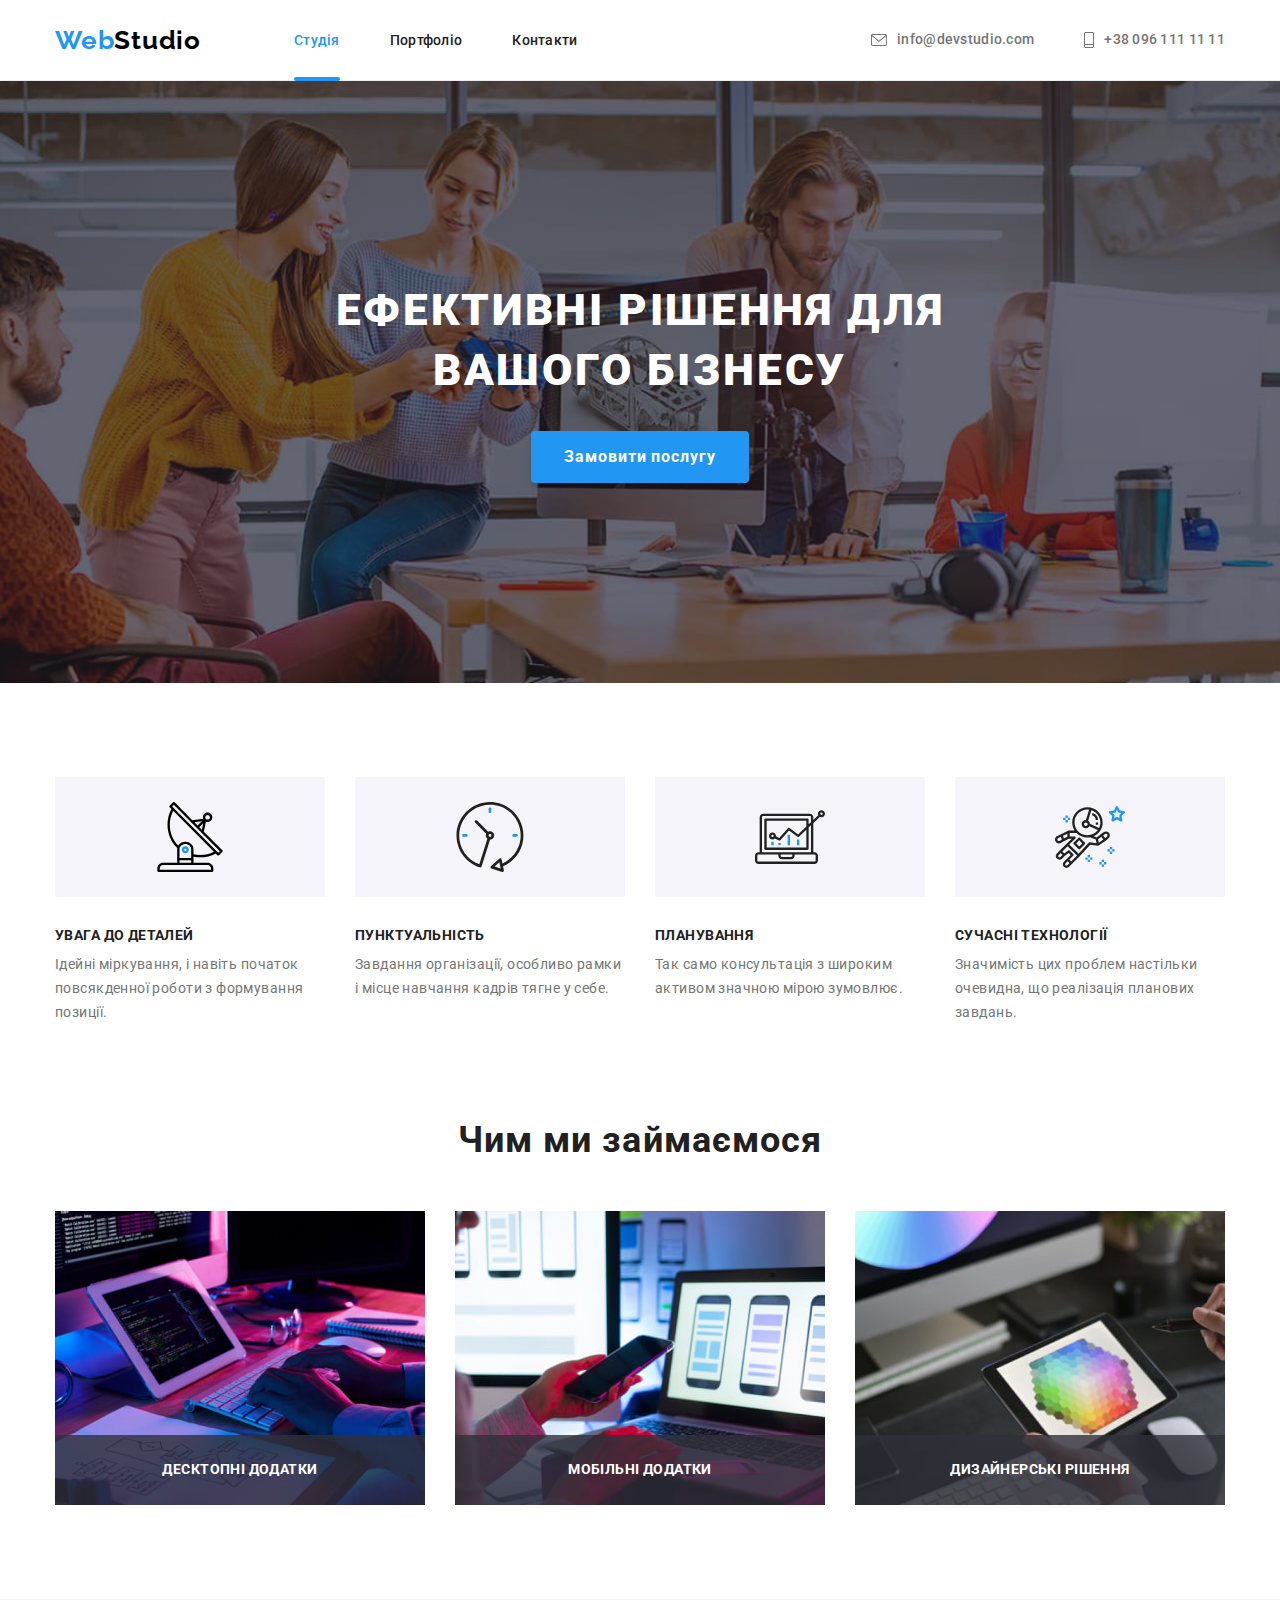
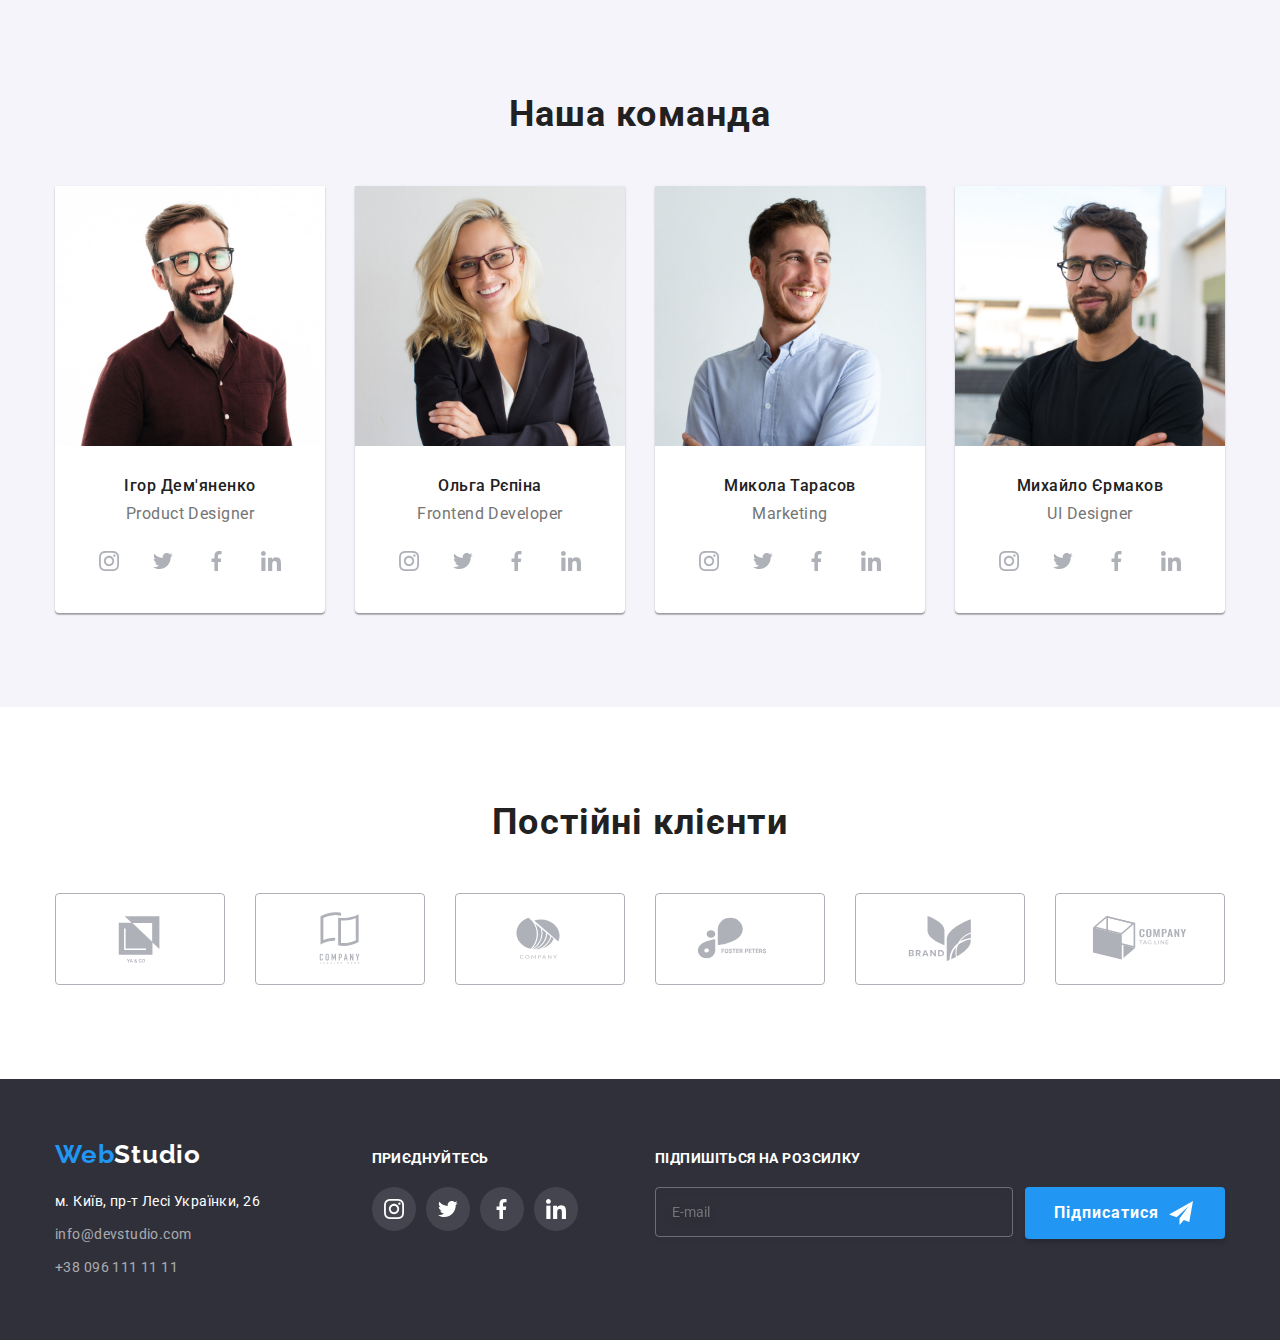
<file: index.html>
<!DOCTYPE html>
<html lang="uk">
  <head>
    <meta charset="UTF-8" />
    <meta http-equiv="X-UA-Compatible" content="IE=edge" />
    <meta name="viewport" content="width=device-width, initial-scale=1.0" />
    <link rel="preconnect" href="https://fonts.googleapis.com" />
    <link rel="preconnect" href="https://fonts.gstatic.com" crossorigin />
    <link
      href="https://fonts.googleapis.com/css2?family=Raleway:wght@700&family=Roboto:wght@400;500;700;900&display=swap"
      rel="stylesheet"
    />
    <link
      rel="stylesheet"
      href="https://cdnjs.cloudflare.com/ajax/libs/modern-normalize/1.1.0/modern-normalize.min.css"
    />
    <link rel="stylesheet" href="./css/main.min.css" />
    <title>Студія</title>
  </head>

  <body>
    <!-- header -->
    <header class="header">
      <div class="container header__container">
        <a href="./index.html" class="logo">Web<span class="logo__studio-text">Studio</span></a>
        <nav class="navigation">
          <ul class="navigation__list">
            <li class="navigation__list-item">
              <a class="navigation__link navigation__link--current" href="./index.html">Студія</a>
            </li>
            <li class="navigation__list-item">
              <a class="navigation__link" href="./portfolio.html">Портфоліо</a>
            </li>
            <li class="navigation__list-item">
              <a class="navigation__link" href="#">Контакти</a>
            </li>
          </ul>
        </nav>
        <ul class="header-contacts">
          <li class="header-contacts__item">
            <a class="header-contacts__link" href="mailto:someone@example.com">
              <svg width="16" height="12" class="header-contacts__icon">
                <use href="./images/icons.svg#icon-envelope"></use>
              </svg>
              info@devstudio.com
            </a>
          </li>
          <li class="header-contacts__item">
            <a class="header-contacts__link" href="tel:+380961111111">
              <svg width="10" height="16" class="header-contacts__icon">
                <use href="./images/icons.svg#icon-telephone"></use>
              </svg>
              +38 096 111 11 11
            </a>
          </li>
        </ul>
      </div>
    </header>
    <!-- main -->
    <main>
      <!-- hero -->
      <section class="hero section">
        <div class="container">
          <h1 class="hero__title">Ефективні рішення для вашого бізнесу</h1>
          <button type="button" class="hero__btn" data-modal-open>Замовити послугу</button>
        </div>
      </section>
      <!-- advantages -->
      <section class="advantages section">
        <div class="container">
          <h2 class="advantages__title advantages__title--hidden">Переваги</h2>
          <ul class="advantages__list">
            <li class="advantages__list-item">
              <div class="advantages__box-icon">
                <svg class="advantages__icon">
                  <use href="./images/icons.svg#icon-antenna"></use>
                </svg>
              </div>
              <h3 class="advantages__title">Увага до деталей</h3>
              <p class="advantages__text">
                Ідейні міркування, і навіть початок повсякденної роботи з формування позиції.
              </p>
            </li>
            <li class="advantages__list-item">
              <div class="advantages__box-icon">
                <svg class="advantages__icon">
                  <use href="./images/icons.svg#icon-clock"></use>
                </svg>
              </div>
              <h3 class="advantages__title">Пунктуальність</h3>
              <p class="advantages__text">
                Завдання організації, особливо рамки і місце навчання кадрів тягне у себе.
              </p>
            </li>
            <li class="advantages__list-item">
              <div class="advantages__box-icon">
                <svg class="advantages__icon">
                  <use href="./images/icons.svg#icon-diagram"></use>
                </svg>
              </div>
              <h3 class="advantages__title">Планування</h3>
              <p class="advantages__text">
                Так само консультація з широким активом значною мірою зумовлює.
              </p>
            </li>
            <li class="advantages__list-item">
              <div class="advantages__box-icon">
                <svg class="advantages__icon">
                  <use href="./images/icons.svg#icon-astronaut"></use>
                </svg>
              </div>
              <h3 class="advantages__title">Сучасні технології</h3>
              <p class="advantages__text">
                Значимість цих проблем настільки очевидна, що реалізація планових завдань.
              </p>
            </li>
          </ul>
        </div>
      </section>
      <!-- solutions -->
      <section class="solutions section">
        <div class="container">
          <h2 class="section__title">Чим ми займаємося</h2>
          <ul class="solutions__list">
            <li class="solutions__list-item">
              <img
                class="solutions__list-img"
                src="./images/studio/img1.jpg"
                alt="Розробник працює на робочому місці"
                width="370"
              />
              <div class="solutions__card-item">
                <p class="solutions__card-text">Десктопні додатки</p>
              </div>
            </li>
            <li class="solutions__list-item">
              <img
                class="solutions__list-img"
                src="./images/studio/img2.jpg"
                alt="Розробка додатків графічним дизайнером"
                width="370"
              />
              <div class="solutions__card-item">
                <p class="solutions__card-text">Мобільні додатки</p>
              </div>
            </li>
            <li class="solutions__list-item">
              <img
                class="solutions__list-img"
                src="./images/studio/img3.jpg"
                alt="Веб-дизайнер вибирає кольори на планшеті"
                width="370"
              />
              <div class="solutions__card-item">
                <p class="solutions__card-text">Дизайнерські рішення</p>
              </div>
            </li>
          </ul>
        </div>
      </section>
      <!-- team -->
      <section class="team section">
        <div class="container">
          <h2 class="section__title">Наша команда</h2>
          <ul class="team__list">
            <li class="team__list-item">
              <img
                class="team__list-img"
                src="./images/studio/ihor_demynenko.jpg"
                alt="Фото Ігора Дем'яненка"
                width="270"
                height="260"
              />
              <div class="team__content">
                <h3 class="team__list-title">Ігор Дем'яненко</h3>
                <p lang="en" class="team__list-text" lang="en">Product Designer</p>

                <ul class="team__icons-list">
                  <li class="team__icons-item">
                    <a
                      href="https://instagram.com"
                      target="_blank"
                      rel="noreferrer noopener nofollow"
                      class="team__icons-link"
                    >
                      <svg width="20" height="20" class="team__icon">
                        <use href="./images/icons.svg#icon-instagram"></use>
                      </svg>
                    </a>
                  </li>
                  <li class="team__icons-item">
                    <a
                      href="https://twitter.com"
                      target="_blank"
                      rel="noreferrer noopener nofollow"
                      class="team__icons-link"
                    >
                      <svg width="20" height="20" class="team__icon">
                        <use href="./images/icons.svg#icon-twitter"></use>
                      </svg>
                    </a>
                  </li>
                  <li class="team__icons-item">
                    <a
                      href="https://facebook.com"
                      target="_blank"
                      rel="noreferrer noopener nofollow"
                      class="team__icons-link"
                    >
                      <svg width="20" height="20" class="team__icon">
                        <use href="./images/icons.svg#icon-facebook"></use>
                      </svg>
                    </a>
                  </li>
                  <li class="team__icons-item">
                    <a
                      href="https://linkedin.com"
                      target="_blank"
                      rel="noreferrer noopener nofollow"
                      class="team__icons-link"
                    >
                      <svg width="20" height="20" class="team__icon">
                        <use href="./images/icons.svg#icon-linkedin"></use>
                      </svg>
                    </a>
                  </li>
                </ul>
              </div>
            </li>
            <li class="team__list-item">
              <img
                class="team__list-img"
                src="./images/studio/olha_riepyna.jpg"
                alt="Фото Ольгі Репіної"
                width="270"
                height="260"
              />
              <div class="team__content">
                <h3 class="team__list-title">Ольга Рєпіна</h3>
                <p lang="en" class="team__list-text" lang="en">Frontend Developer</p>

                <ul class="team__icons-list">
                  <li class="team__icons-item">
                    <a
                      href="https://instagram.com"
                      target="_blank"
                      rel="noreferrer noopener nofollow"
                      class="team__icons-link"
                    >
                      <svg width="20" height="20" class="team__icon">
                        <use href="./images/icons.svg#icon-instagram"></use>
                      </svg>
                    </a>
                  </li>
                  <li class="team__icons-item">
                    <a
                      href="https://twitter.com"
                      target="_blank"
                      rel="noreferrer noopener nofollow"
                      class="team__icons-link"
                    >
                      <svg width="20" height="20" class="team__icon">
                        <use href="./images/icons.svg#icon-twitter"></use>
                      </svg>
                    </a>
                  </li>
                  <li class="team__icons-item">
                    <a
                      href="https://facebook.com"
                      target="_blank"
                      rel="noreferrer noopener nofollow"
                      class="team__icons-link"
                    >
                      <svg width="20" height="20" class="team__icon">
                        <use href="./images/icons.svg#icon-facebook"></use>
                      </svg>
                    </a>
                  </li>
                  <li class="team__icons-item">
                    <a
                      href="https://linkedin.com"
                      target="_blank"
                      rel="noreferrer noopener nofollow"
                      class="team__icons-link"
                    >
                      <svg width="20" height="20" class="team__icon">
                        <use href="./images/icons.svg#icon-linkedin"></use>
                      </svg>
                    </a>
                  </li>
                </ul>
              </div>
            </li>
            <li class="team__list-item">
              <img
                class="team__list-img"
                src="./images/studio/mykola_tarasov.jpg"
                alt="Фото Михайла Тарасова"
                width="270"
                height="260"
              />
              <div class="team__content">
                <h3 class="team__list-title">Микола Тарасов</h3>
                <p lang="en" class="team__list-text" lang="en">Marketing</p>

                <ul class="team__icons-list list">
                  <li class="team__icons-item">
                    <a
                      href="https://instagram.com"
                      target="_blank"
                      rel="noreferrer noopener nofollow"
                      class="team__icons-link"
                    >
                      <svg width="20" height="20" class="team__icon">
                        <use href="./images/icons.svg#icon-instagram"></use>
                      </svg>
                    </a>
                  </li>
                  <li class="team__icons-item">
                    <a
                      href="https://twitter.com"
                      target="_blank"
                      rel="noreferrer noopener nofollow"
                      class="team__icons-link"
                    >
                      <svg width="20" height="20" class="team__icon">
                        <use href="./images/icons.svg#icon-twitter"></use>
                      </svg>
                    </a>
                  </li>
                  <li class="team__icons-item">
                    <a
                      href="https://facebook.com"
                      target="_blank"
                      rel="noreferrer noopener nofollow"
                      class="team__icons-link"
                    >
                      <svg width="20" height="20" class="team__icon">
                        <use href="./images/icons.svg#icon-facebook"></use>
                      </svg>
                    </a>
                  </li>
                  <li class="team__icons-item">
                    <a
                      href="https://linkedin.com"
                      target="_blank"
                      rel="noreferrer noopener nofollow"
                      class="team__icons-link"
                    >
                      <svg width="20" height="20" class="team__icon">
                        <use href="./images/icons.svg#icon-linkedin"></use>
                      </svg>
                    </a>
                  </li>
                </ul>
              </div>
            </li>
            <li class="team__list-item">
              <img
                class="team__list-img"
                src="./images/studio/mykhailo_iermakov.jpg"
                alt="Фото Михайло Єрмакова"
                width="270"
                height="260"
              />
              <div class="team__content">
                <h3 class="team__list-title">Михайло Єрмаков</h3>
                <p lang="en" class="team__list-text" lang="en">UI Designer</p>

                <ul class="team__icons-list list">
                  <li class="team__icons-item">
                    <a
                      href="https://instagram.com"
                      target="_blank"
                      rel="noreferrer noopener nofollow"
                      class="team__icons-link"
                    >
                      <svg width="20" height="20" class="team__icon">
                        <use href="./images/icons.svg#icon-instagram"></use>
                      </svg>
                    </a>
                  </li>
                  <li class="team__icons-item">
                    <a
                      href="https://twitter.com"
                      target="_blank"
                      rel="noreferrer noopener nofollow"
                      class="team__icons-link"
                    >
                      <svg width="20" height="20" class="team__icon">
                        <use href="./images/icons.svg#icon-twitter"></use>
                      </svg>
                    </a>
                  </li>
                  <li class="team__icons-item">
                    <a
                      href="https://facebook.com"
                      target="_blank"
                      rel="noreferrer noopener nofollow"
                      class="team__icons-link"
                    >
                      <svg width="20" height="20" class="team__icon">
                        <use href="./images/icons.svg#icon-facebook"></use>
                      </svg>
                    </a>
                  </li>
                  <li class="team__icons-item">
                    <a
                      href="https://linkedin.com"
                      target="_blank"
                      rel="noreferrer noopener nofollow"
                      class="team__icons-link"
                    >
                      <svg width="20" height="20" class="team__icon">
                        <use href="./images/icons.svg#icon-linkedin"></use>
                      </svg>
                    </a>
                  </li>
                </ul>
              </div>
            </li>
          </ul>
        </div>
      </section>
      <section class="clients section">
        <div class="container">
          <h2 class="section__title">Постійні клієнти</h2>
          <ul class="clients-list">
            <li class="clients-list__item">
              <a href="#" class="clients-list__link">
                <svg width="106" height="60" class="clients-list__icon">
                  <use href="./images/icons.svg#icon-logo1"></use>
                </svg>
              </a>
            </li>
            <li class="clients-list__item">
              <a href="#" class="clients-list__link">
                <svg width="106" height="60" class="clients-list__icon">
                  <use href="./images/icons.svg#icon-logo2"></use>
                </svg>
              </a>
            </li>
            <li class="clients-list__item">
              <a href="#" class="clients-list__link">
                <svg width="106" height="60" class="clients-list__icon">
                  <use href="./images/icons.svg#icon-logo3"></use>
                </svg>
              </a>
            </li>
            <li class="clients-list__item">
              <a href="#" class="clients-list__link">
                <svg width="106" height="60" class="clients-list__icon">
                  <use href="./images/icons.svg#icon-logo4"></use>
                </svg>
              </a>
            </li>
            <li class="clients-list__item">
              <a href="#" class="clients-list__link">
                <svg width="106" height="60" class="clients-list__icon">
                  <use href="./images/icons.svg#icon-logo5"></use>
                </svg>
              </a>
            </li>
            <li class="clients-list__item list">
              <a href="#" class="clients-list__link">
                <svg width="106" height="60" class="clients-list__icon">
                  <use href="./images/icons.svg#icon-logo6"></use>
                </svg>
              </a>
            </li>
          </ul>
        </div>
      </section>
    </main>
    <!-- footer -->
    <footer class="footer">
      <div class="footer__container container">
        <div class="footer__address-box">
          <a class="logo footer__logo" href="./index.html"
            >Web<span class="logo__studio-text logo__studio-text--light">Studio</span></a
          >
          <address class="address footer__address">
            <ul class="address-list">
              <li class="address-list__item">
                <a
                  class="address-list__link address-list__link--white"
                  href="https://www.google.com.ua/maps/place/%D0%B1%D1%83%D0%BB.+%D0%9B%D0%B5%D1%81%D0%B8+%D0%A3%D0%BA%D1%80%D0%B0%D0%B8%D0%BD%D0%BA%D0%B8,+26,+%D0%9A%D0%B8%D0%B5%D0%B2,+02000/@50.4265841,30.5361971,17z/data=!3m1!4b1!4m6!3m5!1s0x40d4cf0e033ecbe9:0x57a4dffefec77da0!8m2!3d50.4265807!4d30.5383858!16s%2Fg%2F1tctq5jv?hl=ru"
                  target="_blank"
                  rel="noreferrer nofollow noopener"
                  >м. Київ, пр-т Лесі Українки, 26</a
                >
              </li>
              <li class="address-list__item">
                <a
                  class="address-list__link address-list__link--hoverable"
                  href="mailto:info@devstudio.com"
                  >info@devstudio.com</a
                >
              </li>
              <li class="address-list__item">
                <a class="address-list__link address-list__link--hoverable" href="tel:+380961111111"
                  >+38 096 111 11 11</a
                >
              </li>
            </ul>
          </address>
        </div>
        <div class="connect">
          <h3 class="connect__title">Приєднуйтесь</h3>
          <div class="connect__container">
            <ul class="connect__list">
              <li class="connect__list-item">
                <a
                  href="https://instagram.com"
                  target="_blank"
                  rel="noreferrer noopener nofollow"
                  class="connect__list-link"
                >
                  <svg width="20" height="20" class="connect__list-icon">
                    <use href="./images/icons.svg#icon-instagram"></use>
                  </svg>
                </a>
              </li>
              <li class="connect__list-item">
                <a
                  href="https://twitter.com"
                  target="_blank"
                  rel="noreferrer noopener nofollow"
                  class="connect__list-link"
                >
                  <svg width="20" height="20" class="connect__list-icon">
                    <use href="./images/icons.svg#icon-twitter"></use>
                  </svg>
                </a>
              </li>
              <li class="connect__list-item">
                <a
                  href="https://facebook.com"
                  target="_blank"
                  rel="noreferrer noopener nofollow"
                  class="connect__list-link"
                >
                  <svg width="20" height="20" class="connect__list-icon">
                    <use href="./images/icons.svg#icon-facebook"></use>
                  </svg>
                </a>
              </li>
              <li class="connect__list-item">
                <a
                  href="https://linkedin.com"
                  target="_blank"
                  rel="noreferrer noopener nofollow"
                  class="connect__list-link"
                >
                  <svg width="20" height="20" class="connect__list-icon">
                    <use href="./images/icons.svg#icon-linkedin"></use>
                  </svg>
                </a>
              </li>
            </ul>
          </div>
        </div>
        <div class="footer__newsletter">
          <h3 class="connect__title">Підпишіться на розсилку</h3>
          <form class="footer__form">
            <div class="footer__form-container">
              <label class="footer__form-label" for="email"></label>
              <input
                class="footer__form-input"
                type="email"
                name="email"
                id="email"
                required="required"
                placeholder="E-mail"
              />
              <button class="footer__submit-btn" type="submit">
                Підписатися
                <svg width="24" height="24" class="footer__submit-btn-icon">
                  <use href="./images/icons.svg#icon-send"></use>
                </svg>
              </button>
            </div>
          </form>
        </div>
      </div>
    </footer>
    <div class="backdrop backdrop--is-hidden" data-modal>
      <div class="modal">
        <button type="button" class="modal__btn-close" data-modal-close="">
          <svg class="modal__close-icon" width="11" height="11">
            <use href="./images/icons.svg#icon-close-cross"></use>
          </svg>
        </button>
        <h3 class="modal__title">Залиште свої дані, ми вам передзвонимо</h3>
        <form name="form" autocomplete="on">
          <div class="form__container">
            <div class="form__field">
              <label class="form__label" for="name">Ім'я</label>
              <input class="form__input" type="text" name="name" id="name" required="required" />
              <svg class="form__icon" width="12" height="12">
                <use href="./images/icons.svg#icon-name"></use>
              </svg>
            </div>
            <div class="form__field">
              <label class="form__label" for="tel">Телефон</label>
              <input class="form__input" type="tel" name="tel" id="tel" required="required" />
              <svg class="form__icon" width="13" height="13">
                <use href="./images/icons.svg#icon-call"></use>
              </svg>
            </div>
            <div class="form__field">
              <label class="form__label" for="email">Пошта</label>
              <input class="form__input" type="email" name="email" id="email" required="required" />
              <svg class="form__icon" width="15" height="12">
                <use href="./images/icons.svg#icon-envelope-form"></use>
              </svg>
            </div>
            <div class="form__field">
              <label class="form__label">Коментар</label>
              <textarea
                class="form__textarea"
                name="comment"
                id="comment"
                placeholder="Введіть текст"
              ></textarea>
            </div>
          </div>
          <div class="form__agreement">
            <label class="form__agreement-label">
              <input class="form__agreement-input" type="checkbox" name="agree" />
              <span class="form__agreement-icon">
                <svg class="form__agreement-checkbox" width="15" height="15">
                  <use href="./images/icons.svg#icon-check"></use>
                </svg>
              </span>
              <span class="form__agreement-chekbox"> Погоджуюся з розсилкою та приймаю </span>
              <a class="form__agreement-link" href="#">Умови договору</a>
            </label>
          </div>
          <button class="form__agreement-btn" type="submit">Відправити</button>
        </form>
      </div>
    </div>
    <script src="./js/modal.js"></script>
  </body>
</html>
</file>
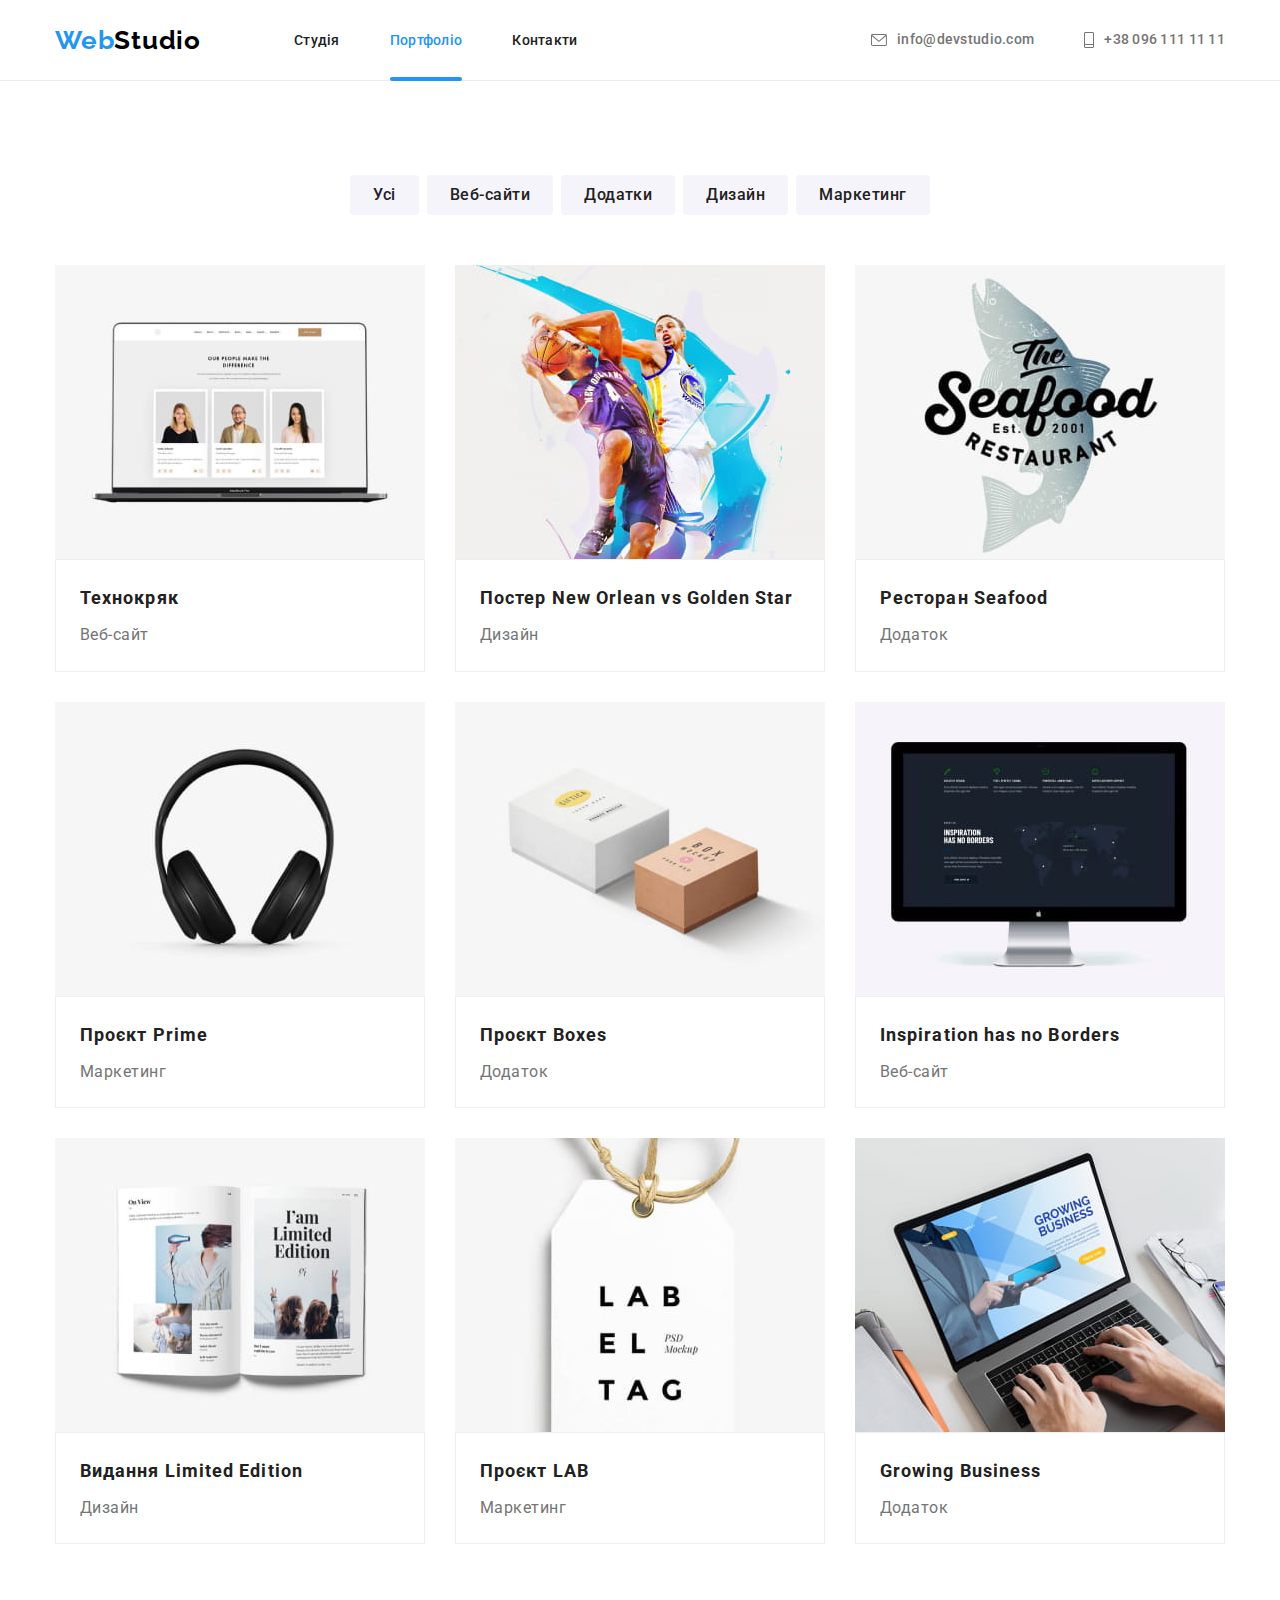
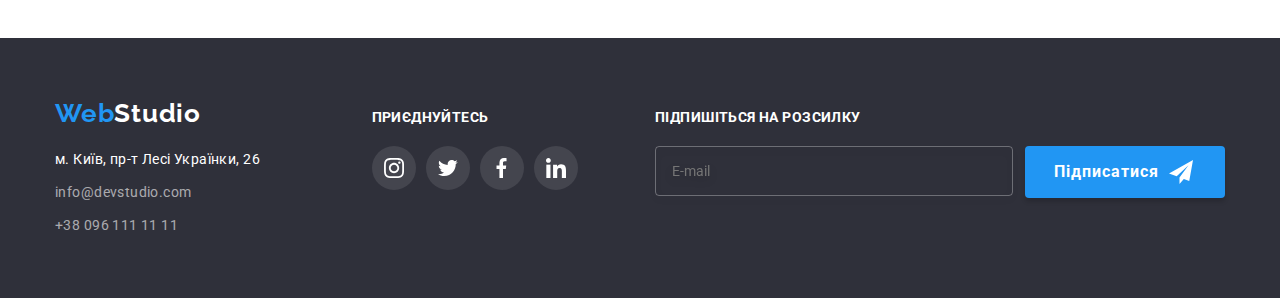
<file: portfolio.html>
<!DOCTYPE html>
<html lang="uk">
  <head>
    <meta charset="UTF-8" />
    <meta http-equiv="X-UA-Compatible" content="IE=edge" />
    <meta name="viewport" content="width=device-width, initial-scale=1.0" />
    <link rel="preconnect" href="https://fonts.googleapis.com" />
    <link rel="preconnect" href="https://fonts.gstatic.com" crossorigin />
    <link
      href="https://fonts.googleapis.com/css2?family=Raleway:wght@700&family=Roboto:wght@400;500;700;900&display=swap"
      rel="stylesheet"
    />
    <link
      rel="stylesheet"
      href="https://cdnjs.cloudflare.com/ajax/libs/modern-normalize/1.1.0/modern-normalize.min.css"
    />
    <link rel="stylesheet" href="./css/main.min.css" />
    <title>Портфоліо</title>
  </head>
  <body>
    <!-- header -->
    <header class="header">
      <div class="container header__container">
        <a href="./index.html" class="logo">Web<span class="logo__studio-text">Studio</span></a>
        <nav class="navigation">
          <ul class="navigation__list">
            <li class="navigation__list-item">
              <a class="navigation__link navigation__link" href="./index.html">Студія</a>
            </li>
            <li class="navigation__list-item">
              <a class="navigation__link navigation__link--current" href="./portfolio.html"
                >Портфоліо</a
              >
            </li>
            <li class="navigation__list-item">
              <a class="navigation__link" href="#">Контакти</a>
            </li>
          </ul>
        </nav>
        <ul class="header-contacts">
          <li class="header-contacts__item">
            <a class="header-contacts__link" href="mailto:someone@example.com">
              <svg width="16" height="12" class="header-contacts__icon">
                <use href="./images/icons.svg#icon-envelope"></use>
              </svg>
              info@devstudio.com
            </a>
          </li>
          <li class="header-contacts__item">
            <a class="header-contacts__link" href="tel:+380961111111">
              <svg width="10" height="16" class="header-contacts__icon">
                <use href="./images/icons.svg#icon-telephone"></use>
              </svg>
              +38 096 111 11 11
            </a>
          </li>
        </ul>
      </div>
    </header>
    <!-- main -->
    <main>
      <!-- projects -->
      <section class="projects section">
        <div class="container">
          <h1 class="projects__title projects__title--hidden">Проєкти</h1>
          <ul class="projects__filter-list">
            <li class="projects__filter-item">
              <button type="button" class="projects__filter-btn">Усі</button>
            </li>
            <li class="projects__filter-item">
              <button type="button" class="projects__filter-btn">Веб-сайти</button>
            </li>
            <li class="projects__filter-item">
              <button type="button" class="projects__filter-btn">Додатки</button>
            </li>
            <li class="projects__filter-item">
              <button type="button" class="projects__filter-btn">Дизайн</button>
            </li>
            <li class="projects__filter-item">
              <button type="button" class="projects__filter-btn">Маркетинг</button>
            </li>
          </ul>
          <ul class="projects__list">
            <li class="projects__list-item">
              <a class="projects__item-link" href="#">
                <div class="projects__overlay">
                  <img
                    class="projects__item-img"
                    src="./images/portfolio/technokhryak.jpg"
                    alt="сайт технохряк"
                    width="370"
                    height="294"
                  />
                  <p class="projects__overlay-text">
                    Ресурс пропонує комплексні пропозиції з різним рівнем функціоналу та сервісів.
                    Все це дозволить відвідувачу отримати вичерпні відомості про компанію чи
                    приватну особу.
                  </p>
                </div>
                <div class="projects__card-content">
                  <h2 class="projects__card-title">Технокряк</h2>
                  <p class="projects__card-text">Веб-сайт</p>
                </div>
              </a>
            </li>
            <li class="projects__list-item">
              <a class="projects__item-link" href="#">
                <div class="projects__overlay">
                  <img
                    class="projects__item-img"
                    src="./images/portfolio/neworlean.jpg"
                    alt="дизайн new orlean"
                    width="370"
                    height="294"
                  />
                  <p class="projects__overlay-text">
                    Ресурс пропонує комплексні пропозиції з різним рівнем функціоналу та сервісів.
                    Все це дозволить відвідувачу отримати вичерпні відомості про компанію чи
                    приватну особу.
                  </p>
                </div>
                <div class="projects__card-content">
                  <h2 class="projects__card-title">
                    Постер <span lang="en">New Orlean vs Golden Star</span>
                  </h2>
                  <p class="projects__card-text">Дизайн</p>
                </div>
              </a>
            </li>
            <li class="projects__list-item">
              <a class="projects__item-link" href="#">
                <div class="projects__overlay">
                  <img
                    class="projects__item-img"
                    src="./images/portfolio/seafood.jpg"
                    alt="додаток seafood"
                    width="370"
                    height="294"
                  />
                  <p class="projects__overlay-text">
                    Ресурс пропонує комплексні пропозиції з різним рівнем функціоналу та сервісів.
                    Все це дозволить відвідувачу отримати вичерпні відомості про компанію чи
                    приватну особу.
                  </p>
                </div>
                <div class="projects__card-content">
                  <h2 class="projects__card-title">Ресторан <span lang="en">Seafood</span></h2>
                  <p class="projects__card-text">Додаток</p>
                </div>
              </a>
            </li>
            <li class="projects__list-item">
              <a class="projects__item-link" href="#">
                <div class="projects__overlay">
                  <img
                    class="projects__item-img"
                    src="./images/portfolio/prime.jpg"
                    alt="проект prime"
                    width="370"
                    height="294"
                  />
                  <p class="projects__overlay-text">
                    Ресурс пропонує комплексні пропозиції з різним рівнем функціоналу та сервісів.
                    Все це дозволить відвідувачу отримати вичерпні відомості про компанію чи
                    приватну особу.
                  </p>
                </div>
                <div class="projects__card-content">
                  <h2 class="projects__card-title">Проєкт Prime</h2>
                  <p class="projects__card-text">Маркетинг</p>
                </div>
              </a>
            </li>

            <li class="projects__list-item">
              <a class="projects__item-link" href="#">
                <div class="projects__overlay">
                  <img
                    class="projects__item-img"
                    src="./images/portfolio/boxes.jpg"
                    alt="додаток Boxes"
                    width="370"
                    height="294"
                  />
                  <p class="projects__overlay-text">
                    Ресурс пропонує комплексні пропозиції з різним рівнем функціоналу та сервісів.
                    Все це дозволить відвідувачу отримати вичерпні відомості про компанію чи
                    приватну особу.
                  </p>
                </div>
                <div class="projects__card-content">
                  <h2 class="projects__card-title">Проєкт <span lang="en">Boxes</span></h2>
                  <p class="projects__card-text">Додаток</p>
                </div>
              </a>
            </li>

            <li class="projects__list-item">
              <a class="projects__item-link" href="#">
                <div class="projects__overlay">
                  <img
                    class="projects__item-img"
                    src="./images/portfolio/noborders.jpg"
                    alt="Веб-сайт Inspiration"
                    width="370"
                    height="294"
                  />
                  <p class="projects__overlay-text">
                    Ресурс пропонує комплексні пропозиції з різним рівнем функціоналу та сервісів.
                    Все це дозволить відвідувачу отримати вичерпні відомості про компанію чи
                    приватну особу.
                  </p>
                </div>

                <div class="projects__card-content">
                  <h2 class="projects__card-title" lang="en">Inspiration has no Borders</h2>
                  <p class="projects__card-text">Веб-сайт</p>
                </div>
              </a>
            </li>

            <li class="projects__list-item">
              <a class="projects__item-link" href="#">
                <div class="projects__overlay">
                  <img
                    class="projects__item-img"
                    src="./images/portfolio/limitededition.jpg"
                    alt="дизайн Limited Edition"
                    width="370"
                    height="294"
                  />
                  <p class="projects__overlay-text">
                    Ресурс пропонує комплексні пропозиції з різним рівнем функціоналу та сервісів.
                    Все це дозволить відвідувачу отримати вичерпні відомості про компанію чи
                    приватну особу.
                  </p>
                </div>
                <div class="projects__card-content">
                  <h2 class="projects__card-title">
                    Видання <span lang="en">Limited Edition</span>
                  </h2>
                  <p class="projects__card-text">Дизайн</p>
                </div>
              </a>
            </li>

            <li class="projects__list-item">
              <a class="projects__item-link" href="#">
                <div class="projects__overlay">
                  <img
                    class="projects__item-img"
                    src="./images/portfolio/lab.jpg"
                    alt="проєкт Lab"
                    width="370"
                    height="294"
                  />
                  <p class="projects__overlay-text">
                    Ресурс пропонує комплексні пропозиції з різним рівнем функціоналу та сервісів.
                    Все це дозволить відвідувачу отримати вичерпні відомості про компанію чи
                    приватну особу.
                  </p>
                </div>
                <div class="projects__card-content">
                  <h2 class="projects__card-title">Проєкт <span lang="en">LAB</span></h2>
                  <p class="projects__card-text">Маркетинг</p>
                </div>
              </a>
            </li>

            <li class="projects__list-item">
              <a class="projects__item-link" href="#">
                <div class="projects__overlay">
                  <img
                    class="projects__item-img"
                    src="./images/portfolio/growingbusiness.jpg"
                    alt="додаток Growing Business"
                    width="370"
                    height="294"
                  />
                  <p class="projects__overlay-text">
                    Ресурс пропонує комплексні пропозиції з різним рівнем функціоналу та сервісів.
                    Все це дозволить відвідувачу отримати вичерпні відомості про компанію чи
                    приватну особу.
                  </p>
                </div>
                <div class="projects__card-content">
                  <h2 class="projects__card-title" lang="en">Growing Business</h2>
                  <p class="projects__card-text">Додаток</p>
                </div>
              </a>
            </li>
          </ul>
        </div>
      </section>
    </main>
    <!-- footer -->
    <footer class="footer">
      <div class="footer__container container">
        <div class="footer__address-box">
          <a class="logo footer__logo" href="./index.html"
            >Web<span class="logo__studio-text logo__studio-text--light">Studio</span></a
          >
          <address class="address footer__address">
            <ul class="address-list">
              <li class="address-list__item">
                <a
                  class="address-list__link address-list__link--white"
                  href="https://www.google.com.ua/maps/place/%D0%B1%D1%83%D0%BB.+%D0%9B%D0%B5%D1%81%D0%B8+%D0%A3%D0%BA%D1%80%D0%B0%D0%B8%D0%BD%D0%BA%D0%B8,+26,+%D0%9A%D0%B8%D0%B5%D0%B2,+02000/@50.4265841,30.5361971,17z/data=!3m1!4b1!4m6!3m5!1s0x40d4cf0e033ecbe9:0x57a4dffefec77da0!8m2!3d50.4265807!4d30.5383858!16s%2Fg%2F1tctq5jv?hl=ru"
                  target="_blank"
                  rel="noreferrer nofollow noopener"
                  >м. Київ, пр-т Лесі Українки, 26</a
                >
              </li>
              <li class="address-list__item">
                <a
                  class="address-list__link address-list__link--hoverable"
                  href="mailto:info@devstudio.com"
                  >info@devstudio.com</a
                >
              </li>
              <li class="address-list__item">
                <a class="address-list__link address-list__link--hoverable" href="tel:+380961111111"
                  >+38 096 111 11 11</a
                >
              </li>
            </ul>
          </address>
        </div>
        <div class="connect">
          <h3 class="connect__title">Приєднуйтесь</h3>
          <div class="connect__container">
            <ul class="connect__list">
              <li class="connect__list-item">
                <a
                  href="https://instagram.com"
                  target="_blank"
                  rel="noreferrer noopener nofollow"
                  class="connect__list-link"
                >
                  <svg width="20" height="20" class="connect__list-icon">
                    <use href="./images/icons.svg#icon-instagram"></use>
                  </svg>
                </a>
              </li>
              <li class="connect__list-item">
                <a
                  href="https://twitter.com"
                  target="_blank"
                  rel="noreferrer noopener nofollow"
                  class="connect__list-link"
                >
                  <svg width="20" height="20" class="connect__list-icon">
                    <use href="./images/icons.svg#icon-twitter"></use>
                  </svg>
                </a>
              </li>
              <li class="connect__list-item">
                <a
                  href="https://facebook.com"
                  target="_blank"
                  rel="noreferrer noopener nofollow"
                  class="connect__list-link"
                >
                  <svg width="20" height="20" class="connect__list-icon">
                    <use href="./images/icons.svg#icon-facebook"></use>
                  </svg>
                </a>
              </li>
              <li class="connect__list-item">
                <a
                  href="https://linkedin.com"
                  target="_blank"
                  rel="noreferrer noopener nofollow"
                  class="connect__list-link"
                >
                  <svg width="20" height="20" class="connect__list-icon">
                    <use href="./images/icons.svg#icon-linkedin"></use>
                  </svg>
                </a>
              </li>
            </ul>
          </div>
        </div>
        <div class="footer__newsletter">
          <h3 class="connect__title">Підпишіться на розсилку</h3>
          <form class="footer__form">
            <div class="footer__form-container">
              <label class="footer__form-label" for="email"></label>
              <input
                class="footer__form-input"
                type="email"
                name="email"
                id="email"
                required="required"
                placeholder="E-mail"
              />
              <button class="footer__submit-btn" type="submit">
                Підписатися
                <svg width="24" height="24" class="footer__submit-btn-icon">
                  <use href="./images/icons.svg#icon-send"></use>
                </svg>
              </button>
            </div>
          </form>
        </div>
      </div>
    </footer>
  </body>
</html>
</file>
<file: css/main.min.css>
.connect__list-icon,.clients-list__icon,.team__icon,.header-contacts__icon{fill:currentColor}.projects__title--hidden,.advantages__title--hidden{position:absolute;width:1px;height:1px;margin:-1px;border:0;padding:0;white-space:nowrap;-webkit-clip-path:inset(100%);clip-path:inset(100%);clip:rect(0 0 0 0);overflow:hidden}.footer__submit-btn,.hero__btn,.form__agreement-btn{display:block;-webkit-box-align:center;-ms-flex-align:center;align-items:center;text-align:center;border-radius:4px;background-color:#2196f3;color:#fff;border:1px solid rgba(0,0,0,0);margin:0 auto;font-size:16px;font-weight:700;line-height:1.88;letter-spacing:.06em;-webkit-box-shadow:0px 4px 4px rgba(0,0,0,.15);box-shadow:0px 4px 4px rgba(0,0,0,.15);border-radius:4px}.address-list__link,.projects__item-link,.clients-list__link,.team__icons-link,.header-contacts__link,.navigation__link,.form__agreement-link,.logo{text-decoration:none}*,::before,::after{-webkit-box-sizing:border-box;box-sizing:border-box}p,h1,h2,h3,h4,h5,h6{margin:0}ul,ol{margin:0;padding-left:0}li{list-style:none}button{cursor:pointer}address{font-style:normal}img{display:block}body{font-family:"Roboto",sans-serif;color:#212121;background-color:#fff;font-size:14px}input,textarea{outline:none}.container{width:1200px;margin-left:auto;margin-right:auto;padding-left:15px;padding-right:15px}.logo{font-family:"Raleway",sans-serif;font-weight:700;font-size:26px;text-decoration:none;line-height:1.17;letter-spacing:.03em;margin-right:93px;color:#2196f3}.logo__studio-text{color:#000}.logo__studio-text--light{color:#fff}.backdrop{position:fixed;top:0;left:0;width:100%;height:100%;background:rgba(0,0,0,.2);border:1px solid #000;opacity:1;visibility:visible;-webkit-transition:opacity,visibility 250ms cubic-bezier(0.4, 0, 0.2, 1);transition:opacity,visibility 250ms cubic-bezier(0.4, 0, 0.2, 1);z-index:20;display:-webkit-box;display:-ms-flexbox;display:flex;-webkit-box-pack:center;-ms-flex-pack:center;justify-content:center;-webkit-box-align:center;-ms-flex-align:center;align-items:center}.backdrop--is-hidden{opacity:0;pointer-events:none;visibility:hidden}.modal{width:528px;background:#fff;-webkit-box-shadow:0px 1px 3px rgba(0,0,0,.12),0px 1px 1px rgba(0,0,0,.14),0px 2px 1px rgba(0,0,0,.2);box-shadow:0px 1px 3px rgba(0,0,0,.12),0px 1px 1px rgba(0,0,0,.14),0px 2px 1px rgba(0,0,0,.2);border-radius:4px;position:absolute;top:50%;left:50%;z-index:10;padding:40px;-webkit-transform:scale(1);transform:scale(1);-webkit-transform:translate(-50%, -50%);transform:translate(-50%, -50%);-webkit-transition:scale,-webkit-transform 250ms cubic-bezier(0.4, 0, 0.2, 1);transition:scale,-webkit-transform 250ms cubic-bezier(0.4, 0, 0.2, 1);transition:scale,transform 250ms cubic-bezier(0.4, 0, 0.2, 1);transition:scale,transform 250ms cubic-bezier(0.4, 0, 0.2, 1),-webkit-transform 250ms cubic-bezier(0.4, 0, 0.2, 1)}.modal__btn-close{display:-webkit-box;display:-ms-flexbox;display:flex;-webkit-box-pack:center;-ms-flex-pack:center;justify-content:center;-webkit-box-align:center;-ms-flex-align:center;align-items:center;border:1px solid rgba(0,0,0,.1);border-radius:50%;width:30px;height:30px;margin:0;padding:0px;background-color:#fff;position:absolute;top:8px;right:8px}.modal__btn-close:hover,.modal__btn-close:focus{color:#2196f3}.modal__close-icon{fill:currentColor;-webkit-transition:color 250ms var(--transition);transition:color 250ms var(--transition)}.modal__title{width:448px;font-weight:700;font-size:20px;line-height:1.15;text-align:center;letter-spacing:.03em;margin-bottom:12px}.form__field{display:-webkit-box;display:-ms-flexbox;display:flex;-webkit-box-orient:vertical;-webkit-box-direction:normal;-ms-flex-direction:column;flex-direction:column;position:relative}.form__field:not(:last-child){margin-bottom:10px}.form__label{display:block;font-size:12px;line-height:1.17;letter-spacing:.01em;color:#757575;margin-bottom:4px}.form__input{width:100%;height:40px;padding-left:42px;border:1px solid rgba(33,33,33,.2);border-radius:4px;position:relative;-webkit-transition:border 250ms cubic-bezier(0.4, 0, 0.2, 1);transition:border 250ms cubic-bezier(0.4, 0, 0.2, 1)}.form__input:focus{border:1px solid #2196f3;cursor:pointer;outline:none}.form__input:focus~.form__icon{fill:#2196f3}.form__icon{fill:currentColor;position:absolute;left:13px;bottom:14px;-webkit-transition:fill 250ms cubic-bezier(0.4, 0, 0.2, 1);transition:fill 250ms cubic-bezier(0.4, 0, 0.2, 1)}.form__textarea{resize:none;width:100%;height:120px;border:1px solid rgba(33,33,33,.2);border-radius:4px;padding:12px 16px;-webkit-transition:border 250ms cubic-bezier(0.4, 0, 0.2, 1);transition:border 250ms cubic-bezier(0.4, 0, 0.2, 1)}.form__textarea:focus{border:1px solid #2196f3;cursor:pointer;outline:none}.form__agreement{display:-webkit-box;display:-ms-flexbox;display:flex;-webkit-box-pack:center;-ms-flex-pack:center;justify-content:center;margin:20px 0 30px 0}.form__agreement-label{display:-webkit-box;display:-ms-flexbox;display:flex;-webkit-box-align:center;-ms-flex-align:center;align-items:center;gap:5px}.form__agreement-input{-webkit-appearance:none;-moz-appearance:none;appearance:none}.form__agreement-input:checked+.form__agreement-icon{background-color:#2196f3;border-color:#2196f3}.form__agreement-icon{width:16px;height:15px;border:2px solid #212121;border-radius:3px;display:-webkit-inline-box;display:-ms-inline-flexbox;display:inline-flex;-webkit-box-pack:center;-ms-flex-pack:center;justify-content:center;-webkit-box-align:center;-ms-flex-align:center;align-items:center}.form__agreement-chekbox{display:-webkit-box;display:-ms-flexbox;display:flex;color:#757575;line-height:1.17;letter-spacing:.03em}.form__agreement-link{border-bottom:1px solid #2196f3;color:#2196f3}.form__agreement-btn{padding:10px 52px;-webkit-transition:background-color 250ms cubic-bezier(0.4, 0, 0.2, 1);transition:background-color 250ms cubic-bezier(0.4, 0, 0.2, 1)}.form__agreement-btn:hover,.form__agreement-btn:focus{background-color:#188ce8}.section{padding-top:94px;padding-bottom:94px}.section__title{font-size:36px;line-height:1.17;letter-spacing:.03em;text-align:center;margin-bottom:50px}.header{border-bottom:1px solid #ececec}.header__container{display:-webkit-box;display:-ms-flexbox;display:flex;-webkit-box-align:center;-ms-flex-align:center;align-items:center}.navigation{display:-webkit-box;display:-ms-flexbox;display:flex;-webkit-box-align:center;-ms-flex-align:center;align-items:center;-webkit-box-pack:start;-ms-flex-pack:start;justify-content:flex-start}.navigation__list{display:-webkit-box;display:-ms-flexbox;display:flex;-webkit-box-align:center;-ms-flex-align:center;align-items:center;gap:50px}.navigation__link{color:#212121;font-weight:500;letter-spacing:.02em;line-height:1.17;display:inline-block;padding:32px 0;-webkit-transition:color 250ms cubic-bezier(0.4, 0, 0.2, 1);transition:color 250ms cubic-bezier(0.4, 0, 0.2, 1);position:relative}.navigation__link::after{content:"";display:block;color:#2196f3;position:absolute;bottom:0;left:0;width:100%;height:4px;background-color:#2196f3;border-radius:2px;bottom:-1px;-webkit-transform:scaleX(0);transform:scaleX(0);-webkit-transition:-webkit-transform 250ms cubic-bezier(0.4, 0, 0.2, 1);transition:-webkit-transform 250ms cubic-bezier(0.4, 0, 0.2, 1);transition:transform 250ms cubic-bezier(0.4, 0, 0.2, 1);transition:transform 250ms cubic-bezier(0.4, 0, 0.2, 1), -webkit-transform 250ms cubic-bezier(0.4, 0, 0.2, 1)}.navigation__link--current,.navigation__link:hover,.navigation__link:focus{color:#2196f3}.navigation__link--current::after,.navigation__link:hover::after,.navigation__link:focus::after{-webkit-transform:scaleX(1);transform:scaleX(1)}.header-contacts{display:-webkit-box;display:-ms-flexbox;display:flex;-webkit-box-align:center;-ms-flex-align:center;align-items:center;gap:50px;margin-left:auto}.header-contacts__link{display:-webkit-box;display:-ms-flexbox;display:flex;-webkit-box-align:center;-ms-flex-align:center;align-items:center;-webkit-box-pack:start;-ms-flex-pack:start;justify-content:flex-start;color:#757575;text-decoration:none;font-weight:500;line-height:1.14;letter-spacing:.02em;-webkit-transition:color 250ms cubic-bezier(0.4, 0, 0.2, 1);transition:color 250ms cubic-bezier(0.4, 0, 0.2, 1)}.header-contacts__link:hover,.header-contacts__link:focus{color:#2196f3}.header-contacts__icon{margin-right:10px}.hero{background-color:#2f303a;-webkit-box-align:center;-ms-flex-align:center;align-items:center;padding:200px 0;max-width:1600px;min-height:600px;margin-left:auto;margin-right:auto;background-image:-webkit-gradient(linear, left top, right top, from(rgba(47, 48, 58, 0.4)), to(rgba(47, 48, 58, 0.4))),url(../images/portfolio/overlay.jpg);background-image:linear-gradient(to right, rgba(47, 48, 58, 0.4), rgba(47, 48, 58, 0.4)),url(../images/portfolio/overlay.jpg);background-repeat:no-repeat;background-position:center;background-size:cover}.hero__title{color:#fff;font-size:44px;font-weight:900;line-height:1.36;letter-spacing:.06em;text-align:center;text-transform:uppercase;margin:0 auto 30px;max-width:696px}.hero__btn{width:-webkit-max-content;width:-moz-max-content;width:max-content;padding:10px 32px;-webkit-transition:background-color 250ms cubic-bezier(0.4, 0, 0.2, 1);transition:background-color 250ms cubic-bezier(0.4, 0, 0.2, 1)}.hero__btn:hover,.hero__btn:focus{background-color:#188ce8}.advantages{padding-bottom:0}.advantages__list{display:-webkit-box;display:-ms-flexbox;display:flex}.advantages__list-item{max-width:270px}.advantages__list-item:not(:last-child){margin-right:30px}.advantages__box-icon{display:-webkit-box;display:-ms-flexbox;display:flex;-webkit-box-align:center;-ms-flex-align:center;align-items:center;gap:30px;max-width:270px;height:120px;-webkit-box-pack:center;-ms-flex-pack:center;justify-content:center;-webkit-box-orient:vertical;-webkit-box-direction:normal;-ms-flex-direction:column;flex-direction:column;margin-bottom:30px;background-color:#f5f4fa}.advantages__icon{width:70px;height:70px}.advantages__text{color:#757575;line-height:1.71;letter-spacing:.03em}.advantages__title{font-size:14px;text-transform:uppercase;line-height:1.17;letter-spacing:.03em;margin-bottom:10px}.solutions__list{display:-webkit-box;display:-ms-flexbox;display:flex;-webkit-box-align:center;-ms-flex-align:center;align-items:center;gap:30px}.solutions__list-item{max-width:1200px;height:auto;position:relative}.solutions__card-item{position:absolute;bottom:0;left:0;display:-webkit-box;display:-ms-flexbox;display:flex;-webkit-box-pack:center;-ms-flex-pack:center;justify-content:center;-webkit-box-align:center;-ms-flex-align:center;align-items:center;width:100%;height:70px;background:rgba(47,48,58,.8)}.solutions__card-text{color:#fff;font-weight:700;font-size:14px;line-height:1.14;text-align:center;letter-spacing:.03em;text-transform:uppercase}.team{background-color:#f5f4fa}.team__list{display:-webkit-box;display:-ms-flexbox;display:flex;-webkit-box-align:center;-ms-flex-align:center;align-items:center;gap:30px}.team__list-item{max-width:270px;background-color:#fff;-webkit-box-shadow:0px 1px 3px rgba(0,0,0,.12),0px 1px 1px rgba(0,0,0,.14),0px 2px 1px rgba(0,0,0,.2);box-shadow:0px 1px 3px rgba(0,0,0,.12),0px 1px 1px rgba(0,0,0,.14),0px 2px 1px rgba(0,0,0,.2);border-radius:0px 0px 4px 4px}.team__list-img{display:block}.team__list-title{font-size:16px;font-weight:500;line-height:1.19;letter-spacing:.03em;text-align:center;margin-bottom:10px}.team__list-text{color:#757575;font-size:16px;line-height:1.17;letter-spacing:.03em;text-align:center}.team__content{padding:30px 0;text-align:center}.team__icons-list{display:-webkit-box;display:-ms-flexbox;display:flex;-webkit-box-align:center;-ms-flex-align:center;align-items:center;gap:10px;margin-top:16px;-webkit-box-pack:center;-ms-flex-pack:center;justify-content:center}.team__icons-item{width:44px;height:44px}.team__icons-link{width:100%;height:100%;display:-webkit-box;display:-ms-flexbox;display:flex;-webkit-box-pack:center;-ms-flex-pack:center;justify-content:center;-webkit-box-align:center;-ms-flex-align:center;align-items:center;color:#afb1b8;border-radius:50%;-webkit-transition:color,background-color 250ms cubic-bezier(0.4, 0, 0.2, 1);transition:color,background-color 250ms cubic-bezier(0.4, 0, 0.2, 1)}.team__icons-link:hover,.team__icons-link:focus{color:#fff;background-color:#2196f3}.clients-list{display:-webkit-box;display:-ms-flexbox;display:flex;-webkit-box-align:center;-ms-flex-align:center;align-items:center;gap:30px}.clients-list__item{width:calc((100% - 150px)/6);height:92px}.clients-list__link{width:100%;height:100%;display:-webkit-box;display:-ms-flexbox;display:flex;-webkit-box-pack:center;-ms-flex-pack:center;justify-content:center;-webkit-box-align:center;-ms-flex-align:center;align-items:center;border:1px solid #afb1b8;color:#afb1b8;border-radius:4px;-webkit-transition:color,border 250ms cubic-bezier(0.4, 0, 0.2, 1);transition:color,border 250ms cubic-bezier(0.4, 0, 0.2, 1)}.clients-list__link:hover,.clients-list__link:focus{color:#2196f3;border:1px solid #2196f3}.projects{background-color:#fff}.projects__filter-list{display:-webkit-box;display:-ms-flexbox;display:flex;-webkit-box-align:center;-ms-flex-align:center;align-items:center;gap:8px;-webkit-box-pack:center;-ms-flex-pack:center;justify-content:center;margin-bottom:50px}.projects__filter-btn{font-family:inherit;background-color:#f5f4fa;color:#212121;font-size:16px;font-weight:500;line-height:1.63;text-align:center;letter-spacing:.03em;border:none;border-radius:4px;padding:6px 22px;border:1px solid rgba(0,0,0,0);-webkit-transition:color,background-color 250ms cubic-bezier(0.4, 0, 0.2, 1),-webkit-box-shadow;transition:color,background-color 250ms cubic-bezier(0.4, 0, 0.2, 1),-webkit-box-shadow;transition:color,box-shadow,background-color 250ms cubic-bezier(0.4, 0, 0.2, 1);transition:color,box-shadow,background-color 250ms cubic-bezier(0.4, 0, 0.2, 1),-webkit-box-shadow}.projects__filter-btn:hover,.projects__filter-btn:focus{color:#fff;-webkit-box-shadow:0px 1px 3px rgba(0,0,0,.12),0px 1px 1px rgba(0,0,0,.14),0px 2px 1px rgba(0,0,0,.2);box-shadow:0px 1px 3px rgba(0,0,0,.12),0px 1px 1px rgba(0,0,0,.14),0px 2px 1px rgba(0,0,0,.2);background-color:#2196f3}.projects__list{display:-webkit-box;display:-ms-flexbox;display:flex;-ms-flex-wrap:wrap;flex-wrap:wrap;gap:30px}.projects__list-item{width:calc((100% - 60px)/3)}.projects__item-link{display:block;-webkit-transition:-webkit-box-shadow 250ms cubic-bezier(0.4, 0, 0.2, 1);transition:-webkit-box-shadow 250ms cubic-bezier(0.4, 0, 0.2, 1);transition:box-shadow 250ms cubic-bezier(0.4, 0, 0.2, 1);transition:box-shadow 250ms cubic-bezier(0.4, 0, 0.2, 1), -webkit-box-shadow 250ms cubic-bezier(0.4, 0, 0.2, 1)}.projects__item-link:hover,.projects__item-link:focus{-webkit-box-shadow:0px 1px 1px rgba(0,0,0,.12),0px 4px 4px rgba(0,0,0,.06),1px 4px 6px rgba(0,0,0,.16);box-shadow:0px 1px 1px rgba(0,0,0,.12),0px 4px 4px rgba(0,0,0,.06),1px 4px 6px rgba(0,0,0,.16)}.projects__item-link:hover .projects__overlay-text,.projects__item-link:focus .projects__overlay-text{-webkit-transform:translateY(-100%);transform:translateY(-100%)}.projects__card-content{padding:20px 24px;border:1px solid #eee}.projects__overlay{position:relative;overflow:hidden}.projects__overlay-text{position:absolute;padding:63px 24px;top:100%;font-size:18px;line-height:1.56;letter-spacing:.03em;color:#fff;background-color:rgba(33,150,243,.9);-webkit-transition:-webkit-transform 250ms cubic-bezier(0.4, 0, 0.2, 1);transition:-webkit-transform 250ms cubic-bezier(0.4, 0, 0.2, 1);transition:transform 250ms cubic-bezier(0.4, 0, 0.2, 1);transition:transform 250ms cubic-bezier(0.4, 0, 0.2, 1), -webkit-transform 250ms cubic-bezier(0.4, 0, 0.2, 1)}.projects__card-title{color:#212121;font-size:18px;line-height:2;letter-spacing:.06em;margin-bottom:4px}.projects__card-text{color:#757575;font-size:16px;line-height:1.88;letter-spacing:.03em}.footer{background-color:#2f303a;padding-top:60px;padding-bottom:60px}.footer__container{display:-webkit-box;display:-ms-flexbox;display:flex;-webkit-box-pack:justify;-ms-flex-pack:justify;justify-content:space-between;-webkit-box-align:baseline;-ms-flex-align:baseline;align-items:baseline}.footer__address{margin-top:20px}.footer__form-container{display:-webkit-box;display:-ms-flexbox;display:flex}.footer__form-input{width:358px;height:50px;border:1px solid rgba(255,255,255,.3);-webkit-filter:drop-shadow(0px 4px 4px rgba(0, 0, 0, 0.15));filter:drop-shadow(0px 4px 4px rgba(0, 0, 0, 0.15));border-radius:4px;background-color:rgba(0,0,0,0);padding-left:16px;color:#fff;outline:rgba(0,0,0,0)}.footer__submit-btn{display:-webkit-box;display:-ms-flexbox;display:flex;font-family:inherit;min-width:200px;padding:10px 28px;margin-left:12px;-webkit-transition:background-color 250ms cubic-bezier(0.4, 0, 0.2, 1);transition:background-color 250ms cubic-bezier(0.4, 0, 0.2, 1)}.footer__submit-btn:hover,.footer__submit-btn:focus{background-color:#188ce8}.footer__submit-btn-icon{margin-left:10px}.address-list__link{font-style:normal;text-decoration:none;color:rgba(255,255,255,.6);line-height:1.71;letter-spacing:.03em}.address-list__link--white{color:#fff;text-decoration:none}.address-list__link--hoverable:hover,.address-list__link--hoverable:focus{color:#2196f3}.address-list__item:not(:last-child){margin-bottom:9px}.connect__title{color:#fff;font-size:14px;line-height:1.14;letter-spacing:.03em;text-transform:uppercase;margin-bottom:20px}.connect__list{display:-webkit-box;display:-ms-flexbox;display:flex;-webkit-box-align:center;-ms-flex-align:center;align-items:center;gap:10px;-ms-flex-wrap:wrap;flex-wrap:wrap}.connect__list-item{width:44px;height:44px}.connect__list-link{width:100%;height:100%;border-radius:50%;display:-webkit-box;display:-ms-flexbox;display:flex;-webkit-box-pack:center;-ms-flex-pack:center;justify-content:center;-webkit-box-align:center;-ms-flex-align:center;align-items:center;background-color:rgba(255,255,255,.1);color:#fff;-webkit-transition:background-color 250ms cubic-bezier(0.4, 0, 0.2, 1);transition:background-color 250ms cubic-bezier(0.4, 0, 0.2, 1)}.connect__list-link:hover,.connect__list-link:focus{background-color:#2196f3}/*# sourceMappingURL=main.min.css.map */
</file>
